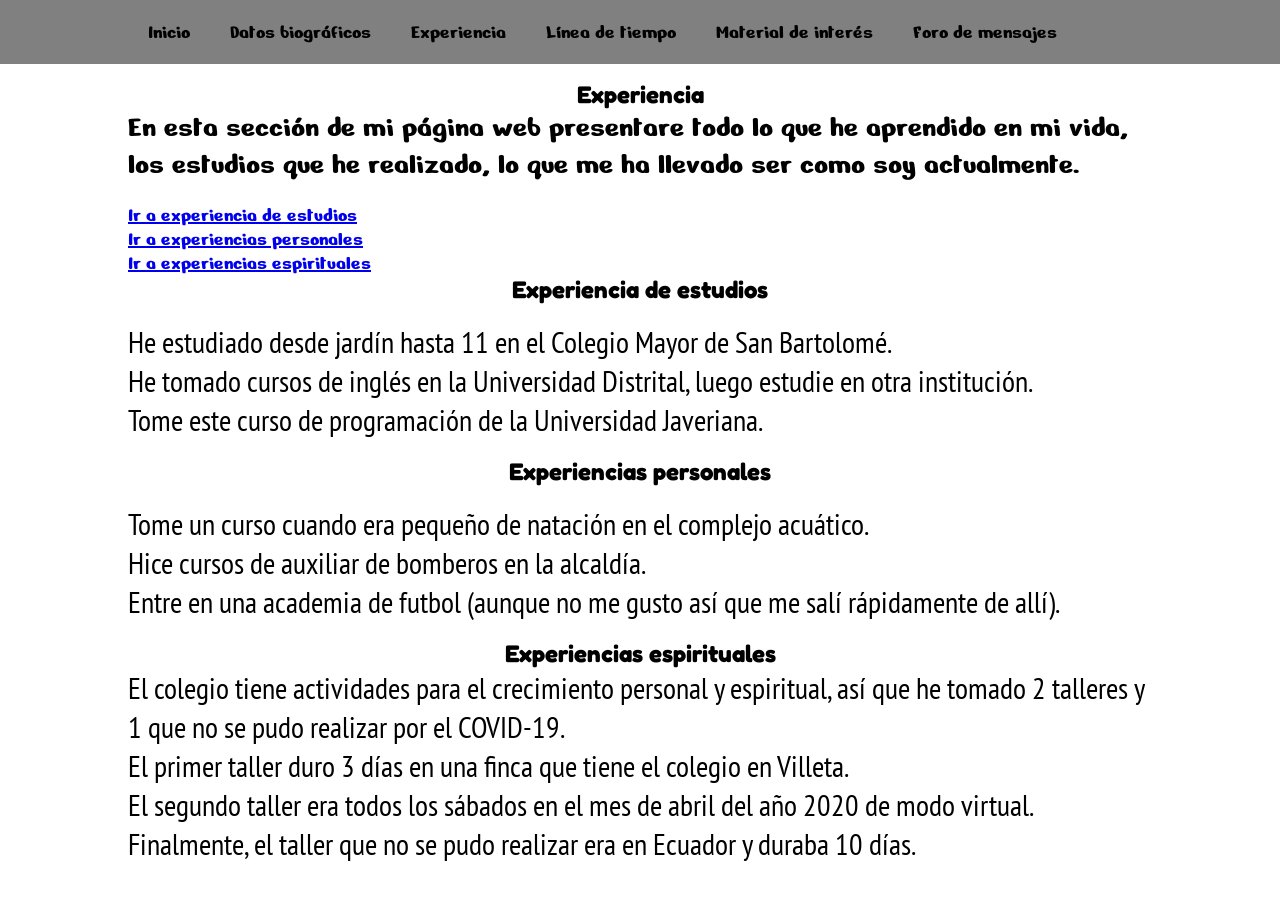
<file: Proyecto de programacion/experiencia.html>
<html lang="en">
<head>
    <meta charset="UTF-8">
    <meta http-equiv="X-UA-Compatible" content="IE=edge">
    <meta name="viewport" content="width=device-width, initial-scale=1.0">
    <title>Proyecto de programacion</title>
    <link rel="stylesheet" href="menu.css">
    <link rel="preconnect" href="https://fonts.gstatic.com">
    <link href="https://fonts.googleapis.com/css2?family=Fredoka+One&family=Nerko+One&family=PT+Sans+Narrow&display=swap" rel="stylesheet">
</head>
<body>
     <header>
        <section class="contenedor">
            <nav>
                <ul>
                    <li><a href="inicio.html">Inicio</a></li>
                    <li><a href="biografico.html">Datos biográficos</a></li>
                    <li><a href="experiencia.html">Experiencia</a></li>
                    <li><a href="linea.html">Línea de tiempo</a></li>
                    <li><a href="interes.html">Material de interés</a></li>
                    <li><a href="mensajes.html">Foro de mensajes</a></li>
                </ul>
            </nav>
        </section>
     </header>
     <section class="contenido contenedor">
        <h1 align="center">Experiencia</h1>
        <p>En esta sección de mi página web presentare todo lo que he aprendido en mi vida, los estudios que he realizado, lo que me ha llevado ser como soy actualmente.</p>
        <a href="#seccion1">Ir a experiencia de estudios</a><br>
        <a href="#seccion2">Ir a experiencias personales</a><br>
        <a href="#seccion3">Ir a experiencias espirituales</a><br>
        <h1 id="seccion1">Experiencia de estudios</h1><br>
        <ul>
            <li>He estudiado desde jardín hasta 11 en el Colegio Mayor de San Bartolomé.</li>   
            <li>He tomado cursos de inglés en la Universidad Distrital, luego estudie en otra institución.</li>
            <li>Tome este curso de programación de la Universidad Javeriana.</li>
        </ul><br>
        <h1 id="seccion2">Experiencias personales</h1><br>
        <ul>
            <li>Tome un curso cuando era pequeño de natación en el complejo acuático.</li>
            <li>Hice cursos de auxiliar de bomberos en la alcaldía.</li>
            <li>Entre en una academia de futbol (aunque no me gusto así que me salí rápidamente de allí).</li>
        </ul><br>
        <h1 id="seccion3">Experiencias espirituales</h1>
        <ul>
            <li>El colegio tiene actividades para el crecimiento personal y espiritual, así que he tomado 2 talleres y 1 que no se pudo realizar por el COVID-19.</li>
            <li>El primer taller duro 3 días en una finca que tiene el colegio en Villeta.</li>
            <li>El segundo taller era todos los sábados en el mes de abril del año 2020 de modo virtual.</li>
            <li>Finalmente, el taller que no se pudo realizar era en Ecuador y duraba 10 días.</li>
        </ul>
     </section>
</body>
</html>
</file>
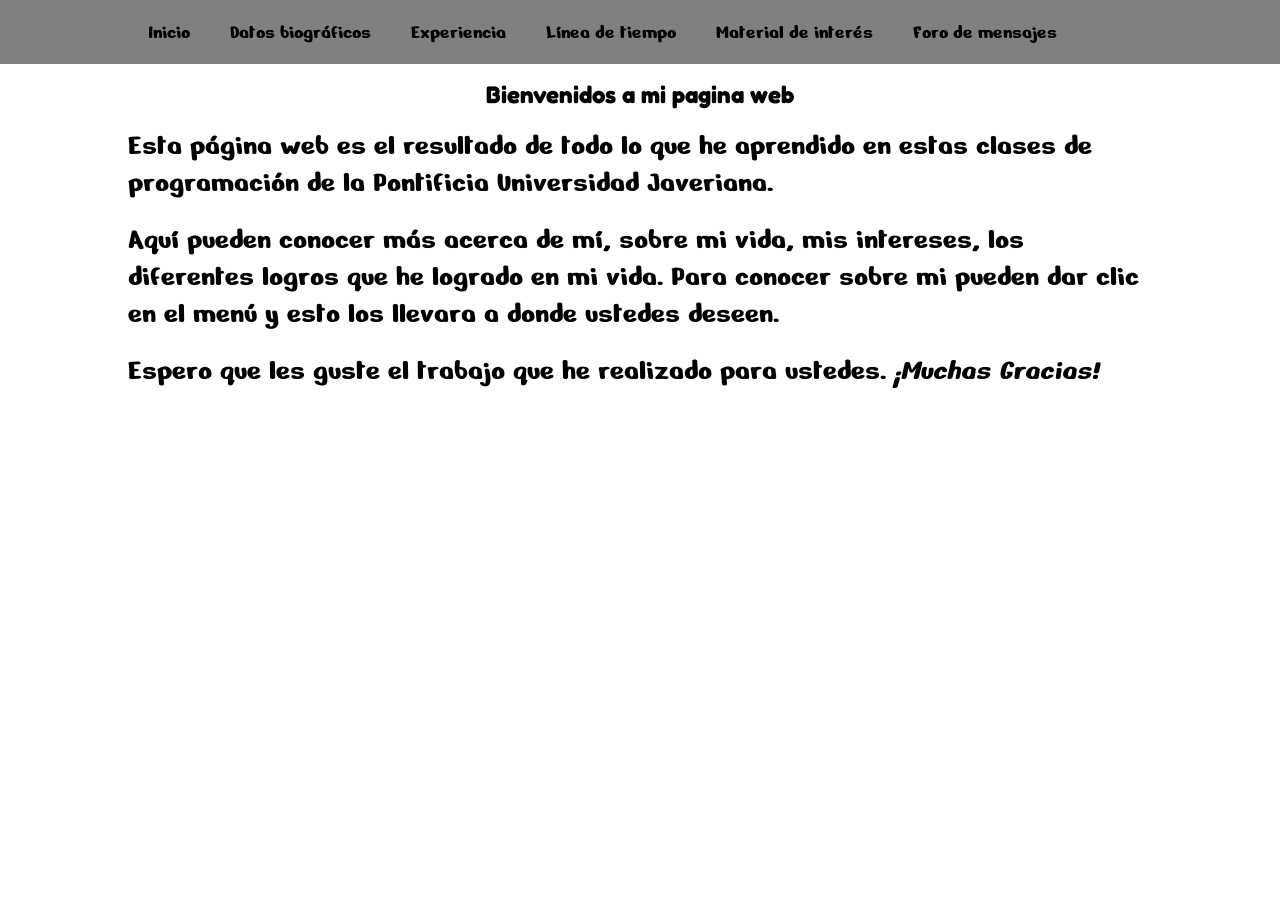
<file: Proyecto de programacion/inicio.html>
<html lang="en">
<head>
    <meta charset="UTF-8">
    <meta http-equiv="X-UA-Compatible" content="IE=edge">
    <meta name="viewport" content="width=device-width, initial-scale=1.0">
    <title>Proyecto de programacion</title>
    <link rel="stylesheet" href="menu.css">
    <link rel="preconnect" href="https://fonts.gstatic.com">
    <link href="https://fonts.googleapis.com/css2?family=Fredoka+One&family=Nerko+One&display=swap" rel="stylesheet">
</head>
<body>
     <header>
        <section class="contenedor">
            <nav>
                <ul>
                    <li><a href="inicio.html">Inicio</a></li>
                    <li><a href="biografico.html">Datos biográficos</a></li>
                    <li><a href="experiencia.html">Experiencia</a></li>
                    <li><a href="linea.html">Línea de tiempo</a></li>
                    <li><a href="interes.html">Material de interés</a></li>
                    <li><a href="mensajes.html">Foro de mensajes</a></li>
                </ul>
            </nav>
        </section>
     </header>
     <section class="contenido contenedor">
        <h1 align="center"> Bienvenidos a mi pagina web </h1><br>
        <p>Esta página web es el resultado de todo lo que he aprendido en estas clases de programación de la Pontificia Universidad Javeriana.</p>
        <p>Aquí pueden conocer más acerca de mí, sobre mi vida, mis intereses, los diferentes logros que he logrado en mi vida. Para conocer sobre mi pueden dar clic en el menú y esto los llevara a donde ustedes deseen.</p>
        <p>Espero que les guste el trabajo que he realizado para ustedes. <em>¡Muchas Gracias!</em></p>
     </section>
</body>
</html>
</file>
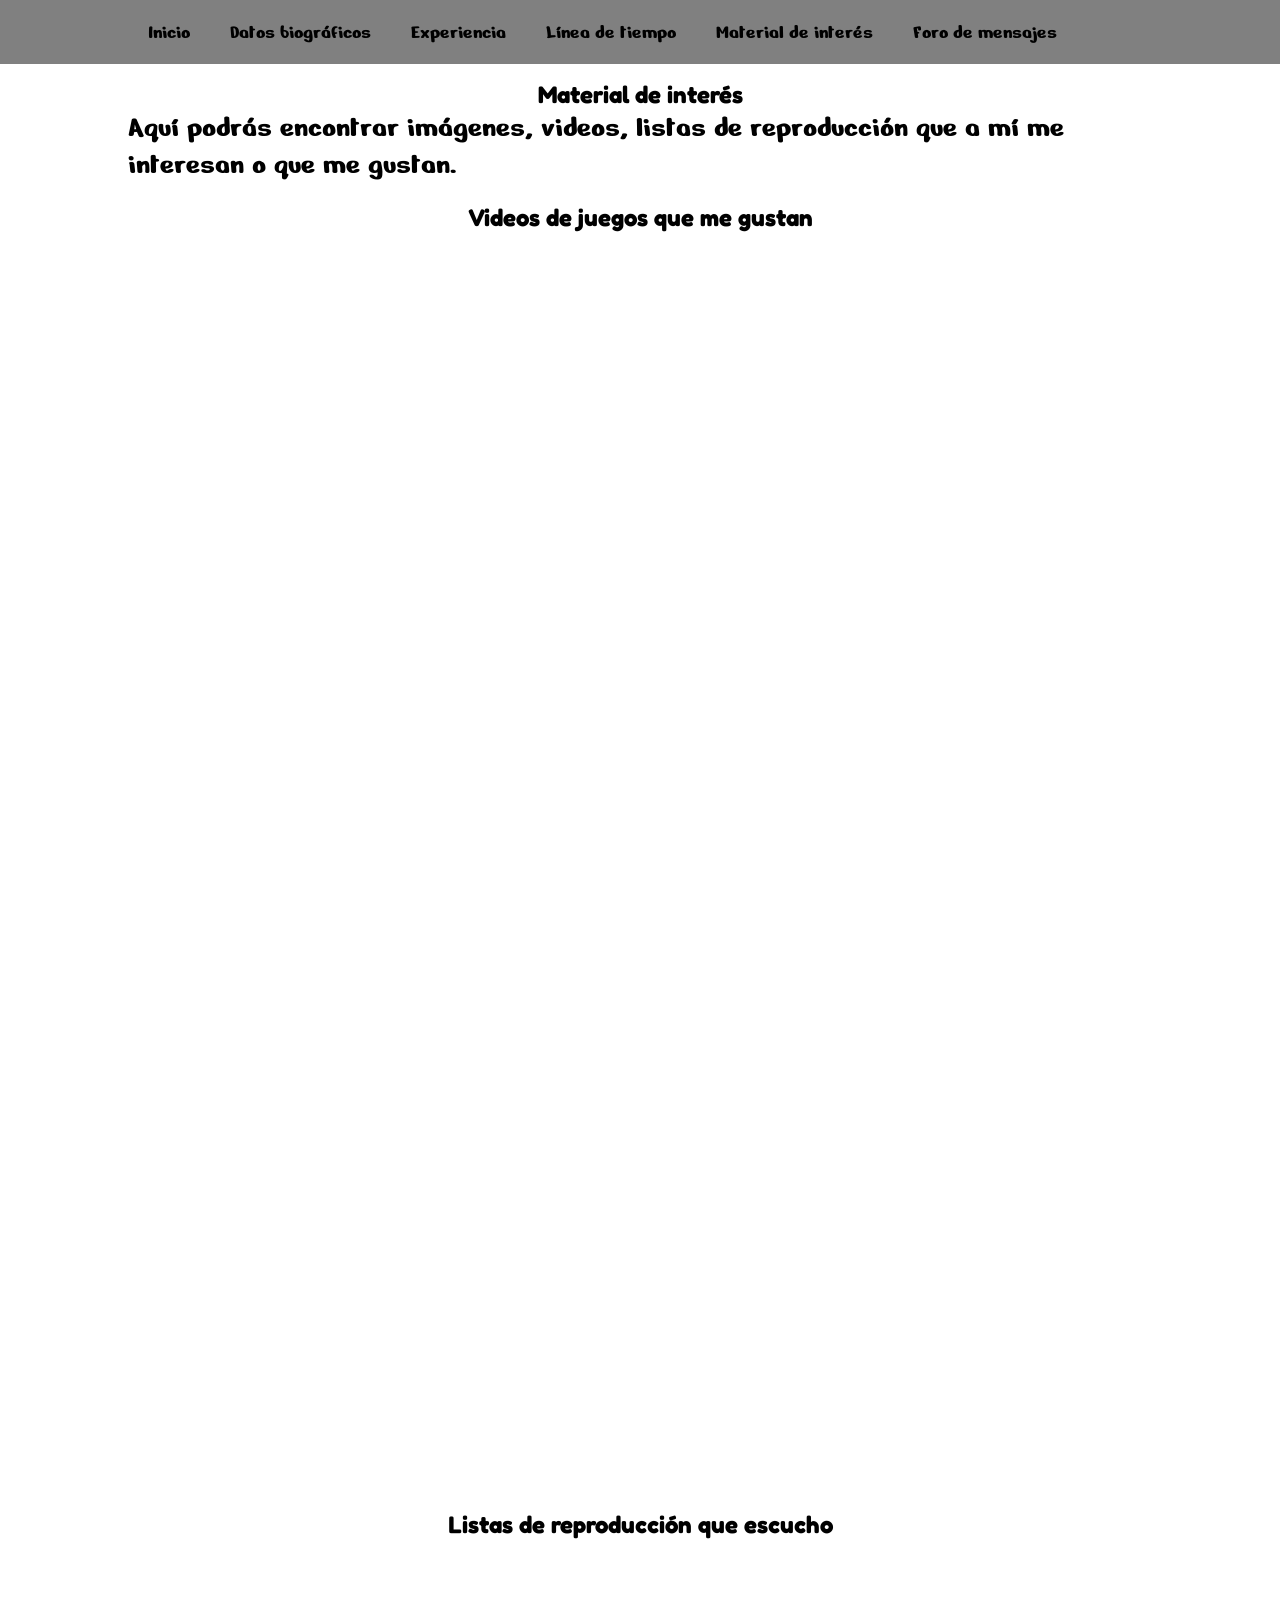
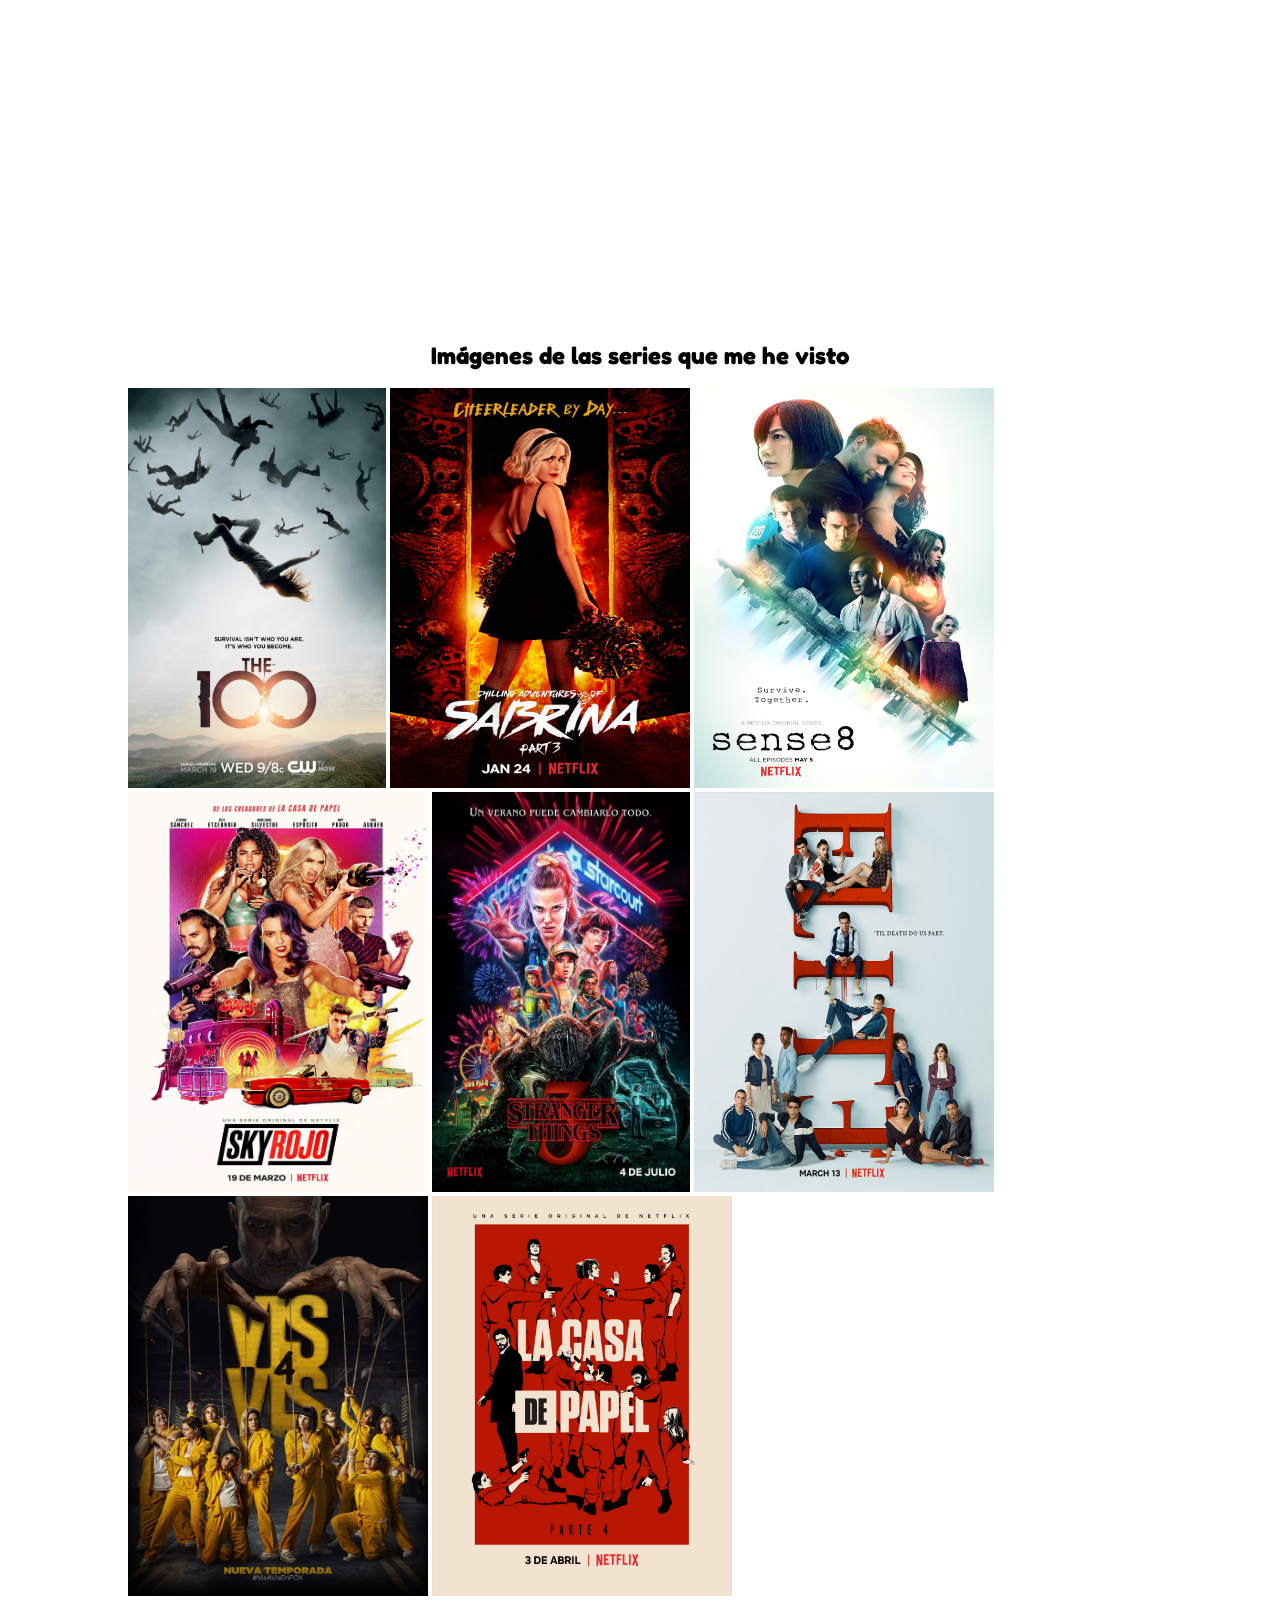
<file: Proyecto de programacion/interes.html>
<html lang="en">
<head>
    <meta charset="UTF-8">
    <meta http-equiv="X-UA-Compatible" content="IE=edge">
    <meta name="viewport" content="width=device-width, initial-scale=1.0">
    <title>Proyecto de programacion</title>
    <link rel="stylesheet" href="menu.css">
    <link rel="preconnect" href="https://fonts.gstatic.com">
    <link href="https://fonts.googleapis.com/css2?family=Fredoka+One&family=Nerko+One&display=swap" rel="stylesheet">
</head>
<body>
     <header>
        <section class="contenedor">
            <nav>
                <ul>
                    <li><a href="inicio.html">Inicio</a></li>
                    <li><a href="biografico.html">Datos biográficos</a></li>
                    <li><a href="experiencia.html">Experiencia</a></li>
                    <li><a href="linea.html">Línea de tiempo</a></li>
                    <li><a href="interes.html">Material de interés</a></li>
                    <li><a href="mensajes.html">Foro de mensajes</a></li>
                </ul>
            </nav>
        </section>
     </header>
     <section class="contenido contenedor">
        <h1 align="center">Material de interés</h1>
        <p>Aquí podrás encontrar imágenes, videos, listas de reproducción que a mí me interesan o que me gustan.</p>
        <h1>Videos de juegos que me gustan</h1><br>
        <iframe width="560" height="315" src="https://www.youtube.com/embed/e_E9W2vsRbQ" title="YouTube video player" frameborder="0" allow="accelerometer; autoplay; clipboard-write; encrypted-media; gyroscope; picture-in-picture" allowfullscreen></iframe>
        <iframe width="560" height="315" src="https://www.youtube.com/embed/RqzKR8AaTwg" title="YouTube video player" frameborder="0" allow="accelerometer; autoplay; clipboard-write; encrypted-media; gyroscope; picture-in-picture" allowfullscreen></iframe>
        <iframe width="560" height="315" src="https://www.youtube.com/embed/TMjgM3l5l3M" title="YouTube video player" frameborder="0" allow="accelerometer; autoplay; clipboard-write; encrypted-media; gyroscope; picture-in-picture" allowfullscreen></iframe>
        <iframe width="560" height="315" src="https://www.youtube.com/embed/QXiiG7H7gR4" title="YouTube video player" frameborder="0" allow="accelerometer; autoplay; clipboard-write; encrypted-media; gyroscope; picture-in-picture" allowfullscreen></iframe>
        <h1>Listas de reproducción que escucho</h1><br>
        <iframe src="https://open.spotify.com/embed/playlist/2ftC5GOOZ9n1nJA0Qfpgv9" width="300" height="380" frameborder="0" allowtransparency="true" allow="encrypted-media"></iframe>
        <iframe src="https://open.spotify.com/embed/playlist/37i9dQZF1DX1ngEVM0lKrb" width="300" height="380" frameborder="0" allowtransparency="true" allow="encrypted-media"></iframe>
        <h1>Imágenes de las series que me he visto</h1><br>
        <img src="los100.jpg" width="258px" height="400px">
        <img src="sabrina.jpg"width="300px" height="400px">
        <img src="sense8.jpg"width="300px" height="400px">
        <img src="skyrojo.jpg"width="300px" height="400px">
        <img src="strangerthings.jpg"width="258px" height="400px">
        <img src="elite.jpg"width="300px" height="400px">
        <img src="visavis.jpg"width="300px" height="400px">
        <img src="lacasadepapel.png"width="300px" height="400px">
    </section>
</body>
</html>
</file>
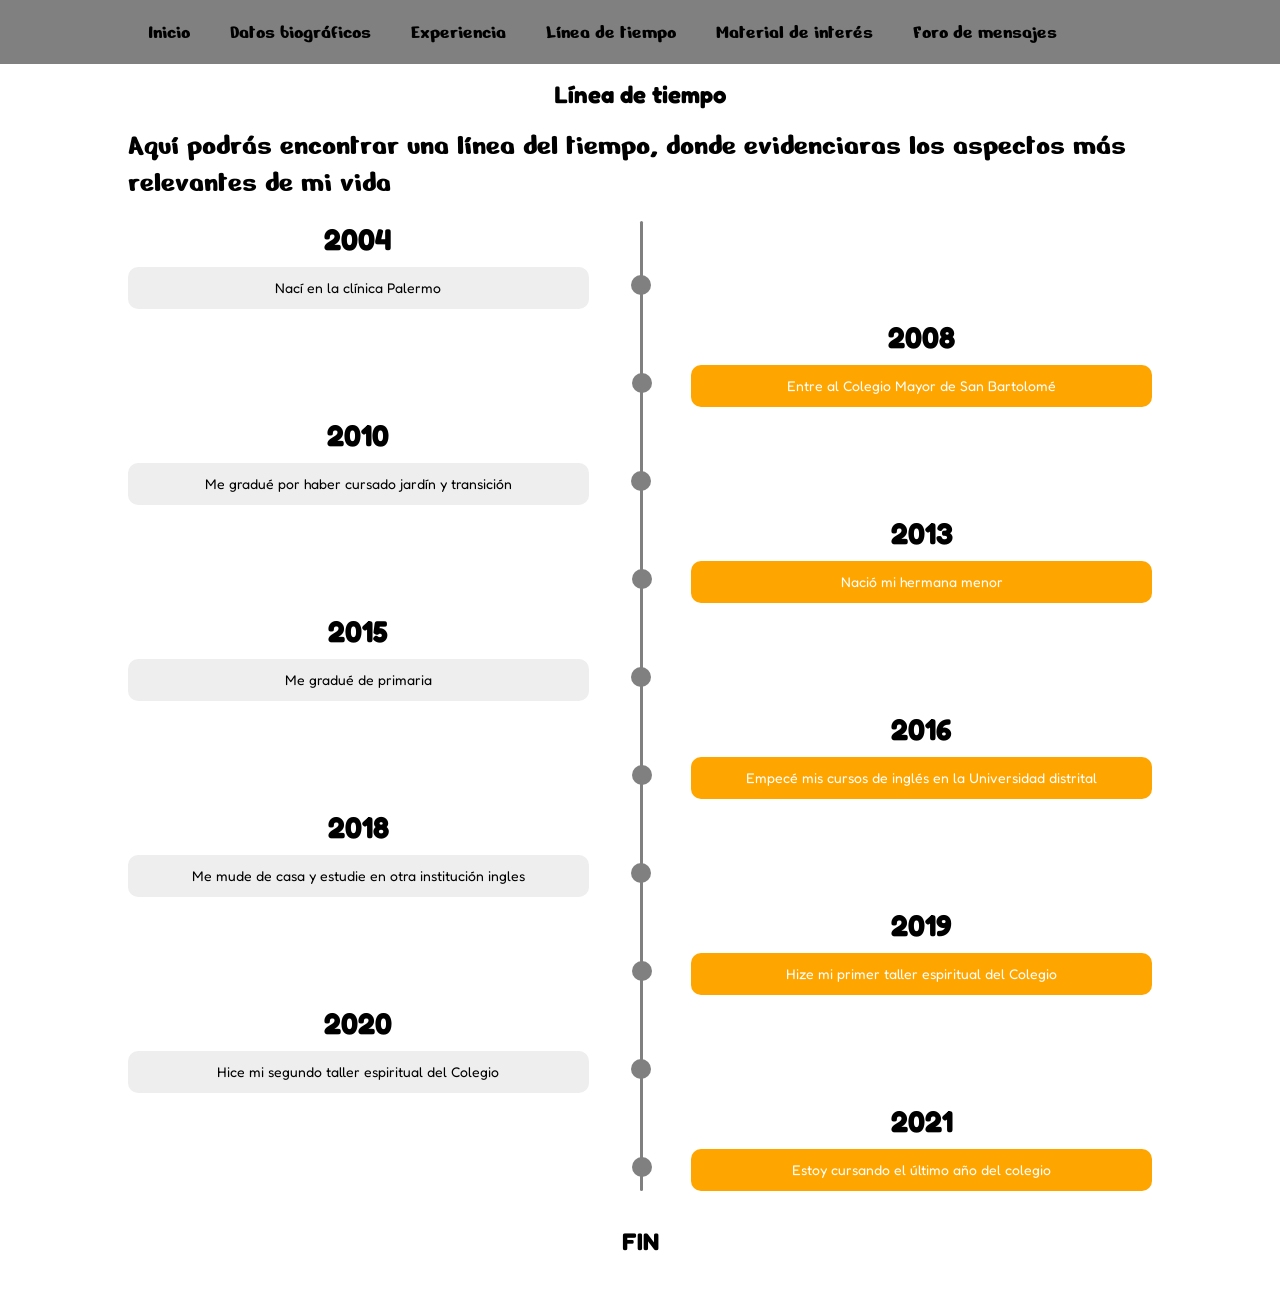
<file: Proyecto de programacion/linea.html>
<html lang="en">
<head>
    <meta charset="UTF-8">
    <meta http-equiv="X-UA-Compatible" content="IE=edge">
    <meta name="viewport" content="width=device-width, initial-scale=1.0">
    <title>Proyecto de programacion</title>
    <link rel="stylesheet" href="menu.css">
    <link rel="stylesheet" href="lineatiempo.css">
    <link rel="preconnect" href="https://fonts.gstatic.com">
    <link href="https://fonts.googleapis.com/css2?family=Fredoka+One&family=Nerko+One&display=swap" rel="stylesheet">
</head>
<body>
     <header>
        <section class="contenedor">
            <nav>
                <ul>
                    <li><a href="inicio.html">Inicio</a></li>
                    <li><a href="biografico.html">Datos biográficos</a></li>
                    <li><a href="experiencia.html">Experiencia</a></li>
                    <li><a href="linea.html">Línea de tiempo</a></li>
                    <li><a href="interes.html">Material de interés</a></li>
                    <li><a href="mensajes.html">Foro de mensajes</a></li>
                </ul>
            </nav>
        </section>
     </header>
     <section class="contenido contenedor">
        <h1 align="center"> Línea de tiempo </h1><br>
        <p>Aquí podrás encontrar una línea del tiempo, donde evidenciaras los aspectos más relevantes de mi vida</p>
        <div class="linea-tiempo">
            <div class="momento">
              <h3>2004</h3>
              <div class="descripcion" align="center">
                Nací en la clínica Palermo
              </div>
            </div>
            <div class="momento">
              <h3>2008</h3>
              <div class="descripcion" align="center">
                Entre al Colegio Mayor de San Bartolomé
              </div>
            </div>
            <div class="momento">
              <h3>2010</h3>
              <div class="descripcion" align="center">
                Me gradué por haber cursado jardín y transición
              </div>
            </div>
            <div class="momento">
              <h3>2013</h3>
              <div class="descripcion" align="center">
                Nació mi hermana menor
              </div>
            </div>
            <div class="momento">
              <h3>2015</h3>
              <div class="descripcion" align="center"> 
                Me gradué de primaria
              </div>
            </div>
            <div class="momento">
              <h3>2016</h3>
              <div class="descripcion" align="center">
                Empecé mis cursos de inglés en la Universidad distrital
              </div>
            </div>
            <div class="momento">
              <h3>2018</h3>
              <div class="descripcion" align="center">
                Me mude de casa y estudie en otra institución ingles
              </div>
            </div> 
            <div class="momento">
              <h3>2019</h3>
              <div class="descripcion" align="center">
               Hize mi primer taller espiritual del Colegio
              </div>
            </div>
            <div class="momento">
              <h3>2020</h3>
              <div class="descripcion" align="center">
                Hice mi segundo taller espiritual del Colegio
              </div>
            </div>
            <div class="momento">
              <h3>2021</h3>
              <div class="descripcion" align="center">
                Estoy cursando el último año del colegio
              </div>
            </div>
            </div><br><br>
          <h1 align="center">FIN</h1>
          </div><br><br>
     </section>
</body>
</html>
</file>
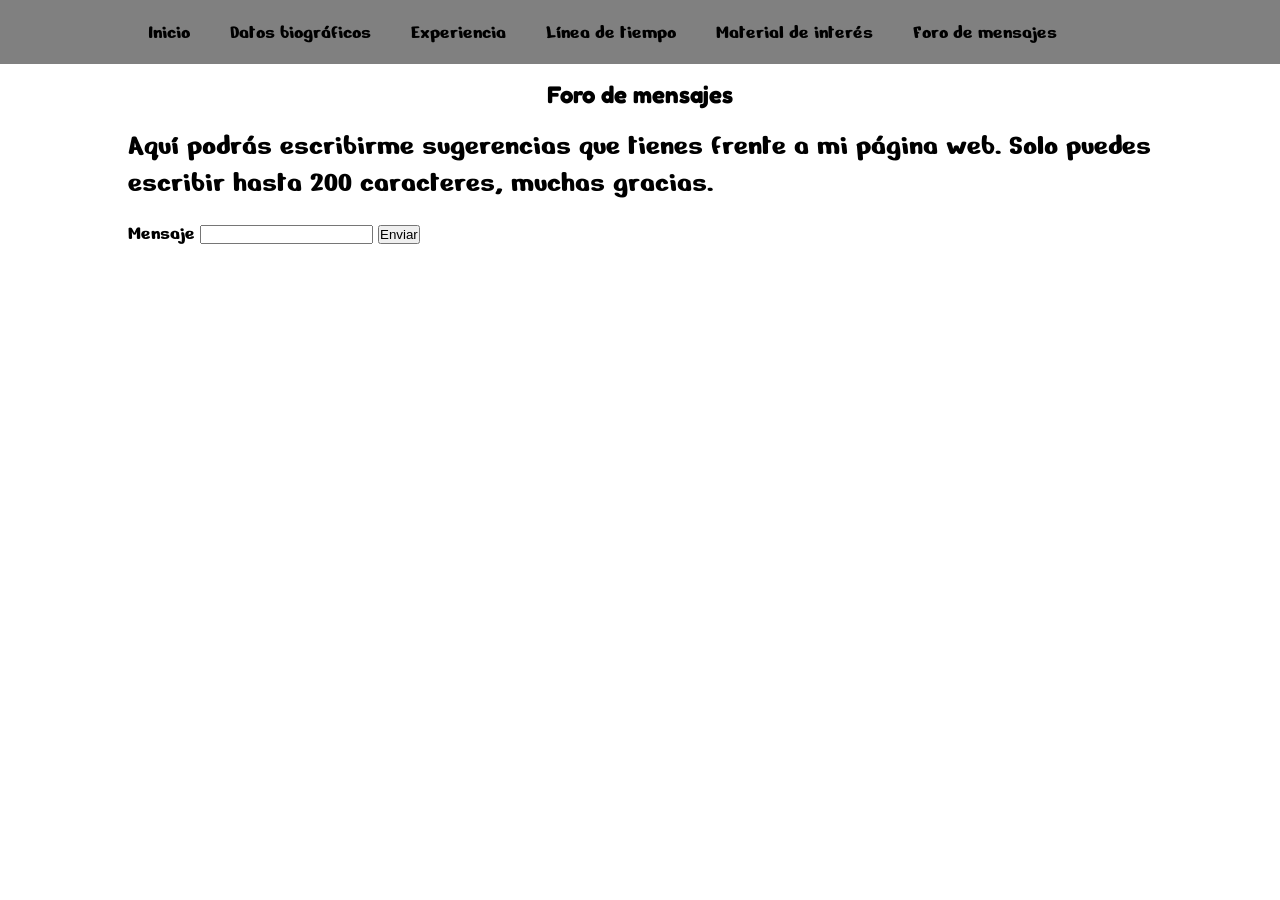
<file: Proyecto de programacion/mensajes.html>
<html lang="en">
<head>
    <meta charset="UTF-8">
    <meta http-equiv="X-UA-Compatible" content="IE=edge">
    <meta name="viewport" content="width=device-width, initial-scale=1.0">
    <title>Proyecto de programacion</title>
    <link rel="stylesheet" href="menu.css">
    <link rel="preconnect" href="https://fonts.gstatic.com">
    <link href="https://fonts.googleapis.com/css2?family=Fredoka+One&family=Nerko+One&display=swap" rel="stylesheet">
</head>
<body>
     <header>
        <section class="contenedor">
            <nav>
                <ul>
                    <li><a href="inicio.html">Inicio</a></li>
                    <li><a href="biografico.html">Datos biográficos</a></li>
                    <li><a href="experiencia.html">Experiencia</a></li>
                    <li><a href="linea.html">Línea de tiempo</a></li>
                    <li><a href="interes.html">Material de interés</a></li>
                    <li><a href="mensajes.html">Foro de mensajes</a></li>
                </ul>
            </nav>
        </section>
     </header>
    </script> 
     <section class="contenido contenedor">
        <h1 align="center"> Foro de mensajes </h1><br>
        <p>Aquí podrás escribirme sugerencias que tienes frente a mi página web. Solo puedes escribir hasta 200 caracteres, muchas gracias.</p>
        <form>
            <label for="mensaje">Mensaje</label>
            <input maxlength="200" minlength="2" type="text" name="mensaje" required="">
            <button>Enviar</button>
        </form>
    </section>
</body>
</html>
</file>
<file: Proyecto de programacion/menu.css>
*{
    padding: 0%;
    margin: 0%;
}
.contenedor{
    width: 80%;
    margin: auto;
    overflow: hidden;
}
header{
    background: gray;
    width: 100%;
    position: fixed;
    z-index: 10;
}
nav{
    float: left;
}
nav ul{
    list-style: none;
    overflow: hidden;
}
nav ul li{
    float: left;
    font-family: 'Fredoka One', cursive;
    font-size: 16px;
}
nav ul li a{
    display: block;
    padding: 20px;
    color: black;
    text-decoration: none;
}
nav ul li:hover{
    background: orange;
}
.contenido{
    padding-top: 80px;
}
p{
    margin-bottom: 20px;
    font-family: 'Nerko One', cursive;
    font-size: 30px;
}
h1{
    font-family: 'Fredoka One', cursive;
    text-align: center;
}
a{
    font-family: 'Nerko One', cursive;
    font-size: 20;
}
img:hover{
    border: 8px solid red;
}
li{
    font-family: 'PT Sans Narrow', sans-serif;
    font-size: 30;
}
form{
    font-family: 'Nerko One', cursive;
    font-size: 20px;
}
</file>
<file: Proyecto de programacion/lineatiempo.css>
.linea-tiempo {
    position: relative;
    max-width: 95vw;
    font-family: 'Fredoka One', cursive;
  }
  
  .linea-tiempo::before {
    content: '';
    position: absolute;
    width: 3px;
    background-color: grey;
    left: 50%;
    height: 100%;
    border-radius: 10px;
  }
  
  .momento {
    position: relative;
    width: 45%;
    box-sizing: border-box;
  }
  
  .momento:nth-child(even) {
    left: 55%;
  }
  
  .momento::after {
    content: '';
    position: absolute;
    top: calc(50% + 10px);
    right: calc(-11.11% - 11.5px);
    height: 20px;
    width: 20px;
    background-color: grey;
    border-radius: 50%;
  }
  
  .momento:nth-child(even)::after {
    left: calc(-11.11% - 8.5px);
  }
  
  .momento h3 {
    margin: 10px 0px;
    font-size: 30px;
    text-align: center;
  }
  
  .momento .descripcion {
    background-color: #eee;
    border-radius: 10px;
    padding: 10px;
    line-height: 22px;
    font-size: 14px;
  }
  .momento:nth-child(even) .descripcion {
    background-color: orange;
    color: white;
  }
</file>
